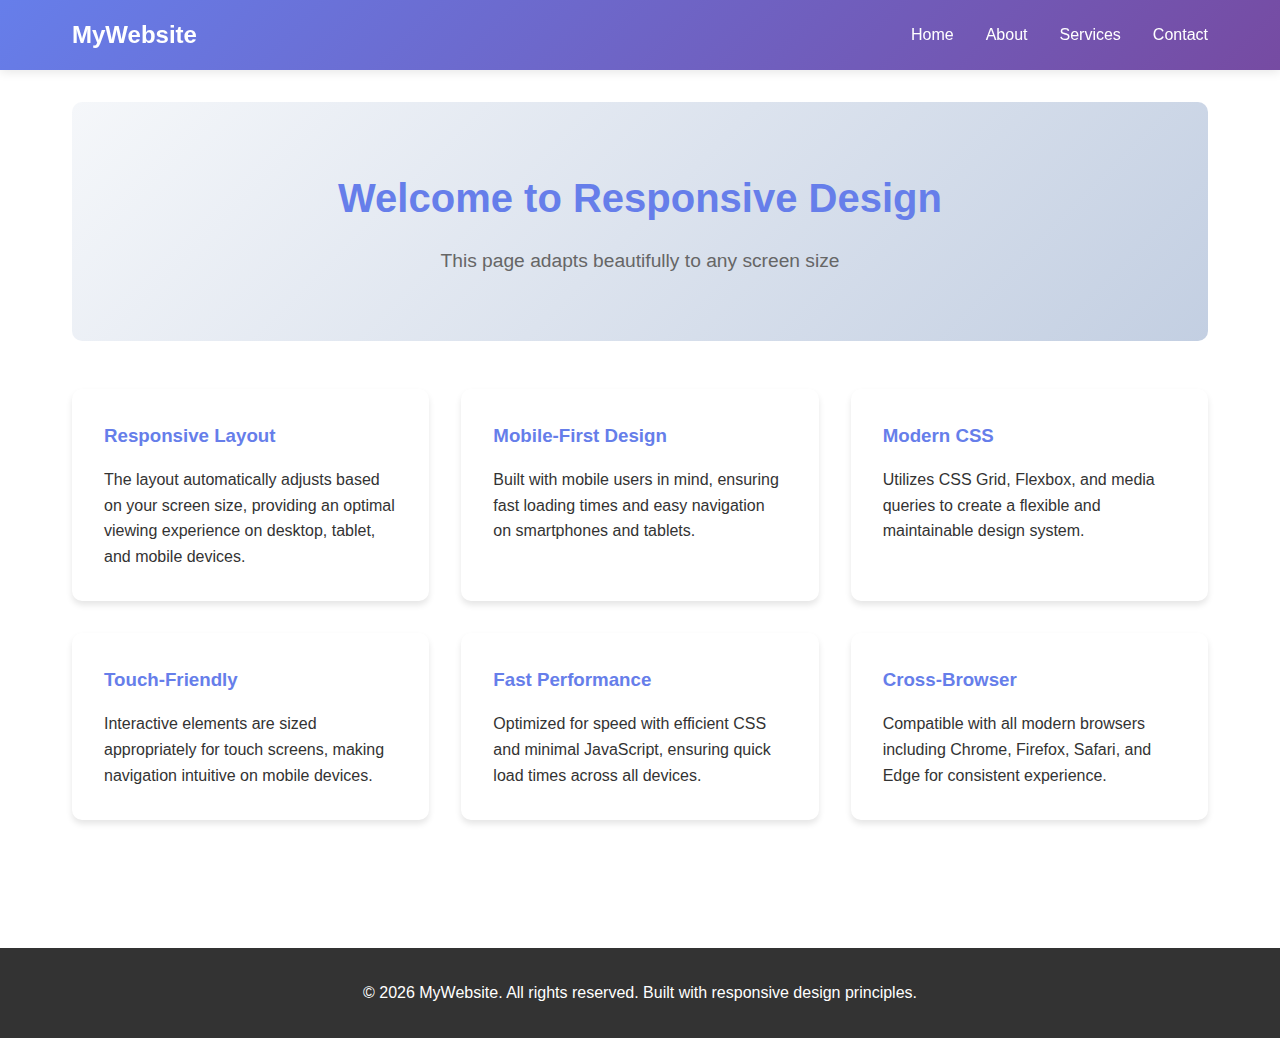
<file: LVL2/Task2/index.html>
<!DOCTYPE html>
<html lang="en">
<head>
    <meta charset="UTF-8">
    <meta name="viewport" content="width=device-width, initial-scale=1.0">
    <title>Responsive Design Demo</title>
    <link rel="stylesheet" href="styles.css">
</head>
<body>
    <header>
        <nav>
            <div class="logo">MyWebsite</div>
            <ul class="nav-links" id="navLinks">
                <li><a href="#home">Home</a></li>
                <li><a href="#about">About</a></li>
                <li><a href="#services">Services</a></li>
                <li><a href="#contact">Contact</a></li>
            </ul>
            <div class="hamburger" id="hamburger">
                <span></span>
                <span></span>
                <span></span>
            </div>
        </nav>
    </header>

    <main>
        <section class="hero">
            <h1>Welcome to Responsive Design</h1>
            <p>This page adapts beautifully to any screen size</p>
        </section>

        <div class="content-grid">
            <div class="card">
                <h3>Responsive Layout</h3>
                <p>The layout automatically adjusts based on your screen size, providing an optimal viewing experience on desktop, tablet, and mobile devices.</p>
            </div>
            <div class="card">
                <h3>Mobile-First Design</h3>
                <p>Built with mobile users in mind, ensuring fast loading times and easy navigation on smartphones and tablets.</p>
            </div>
            <div class="card">
                <h3>Modern CSS</h3>
                <p>Utilizes CSS Grid, Flexbox, and media queries to create a flexible and maintainable design system.</p>
            </div>
            <div class="card">
                <h3>Touch-Friendly</h3>
                <p>Interactive elements are sized appropriately for touch screens, making navigation intuitive on mobile devices.</p>
            </div>
            <div class="card">
                <h3>Fast Performance</h3>
                <p>Optimized for speed with efficient CSS and minimal JavaScript, ensuring quick load times across all devices.</p>
            </div>
            <div class="card">
                <h3>Cross-Browser</h3>
                <p>Compatible with all modern browsers including Chrome, Firefox, Safari, and Edge for consistent experience.</p>
            </div>
        </div>
    </main>

    <footer>
        <p>&copy; 2026 MyWebsite. All rights reserved. Built with responsive design principles.</p>
    </footer>

    <script src="script.js"></script>
</body>
</html>
</file>
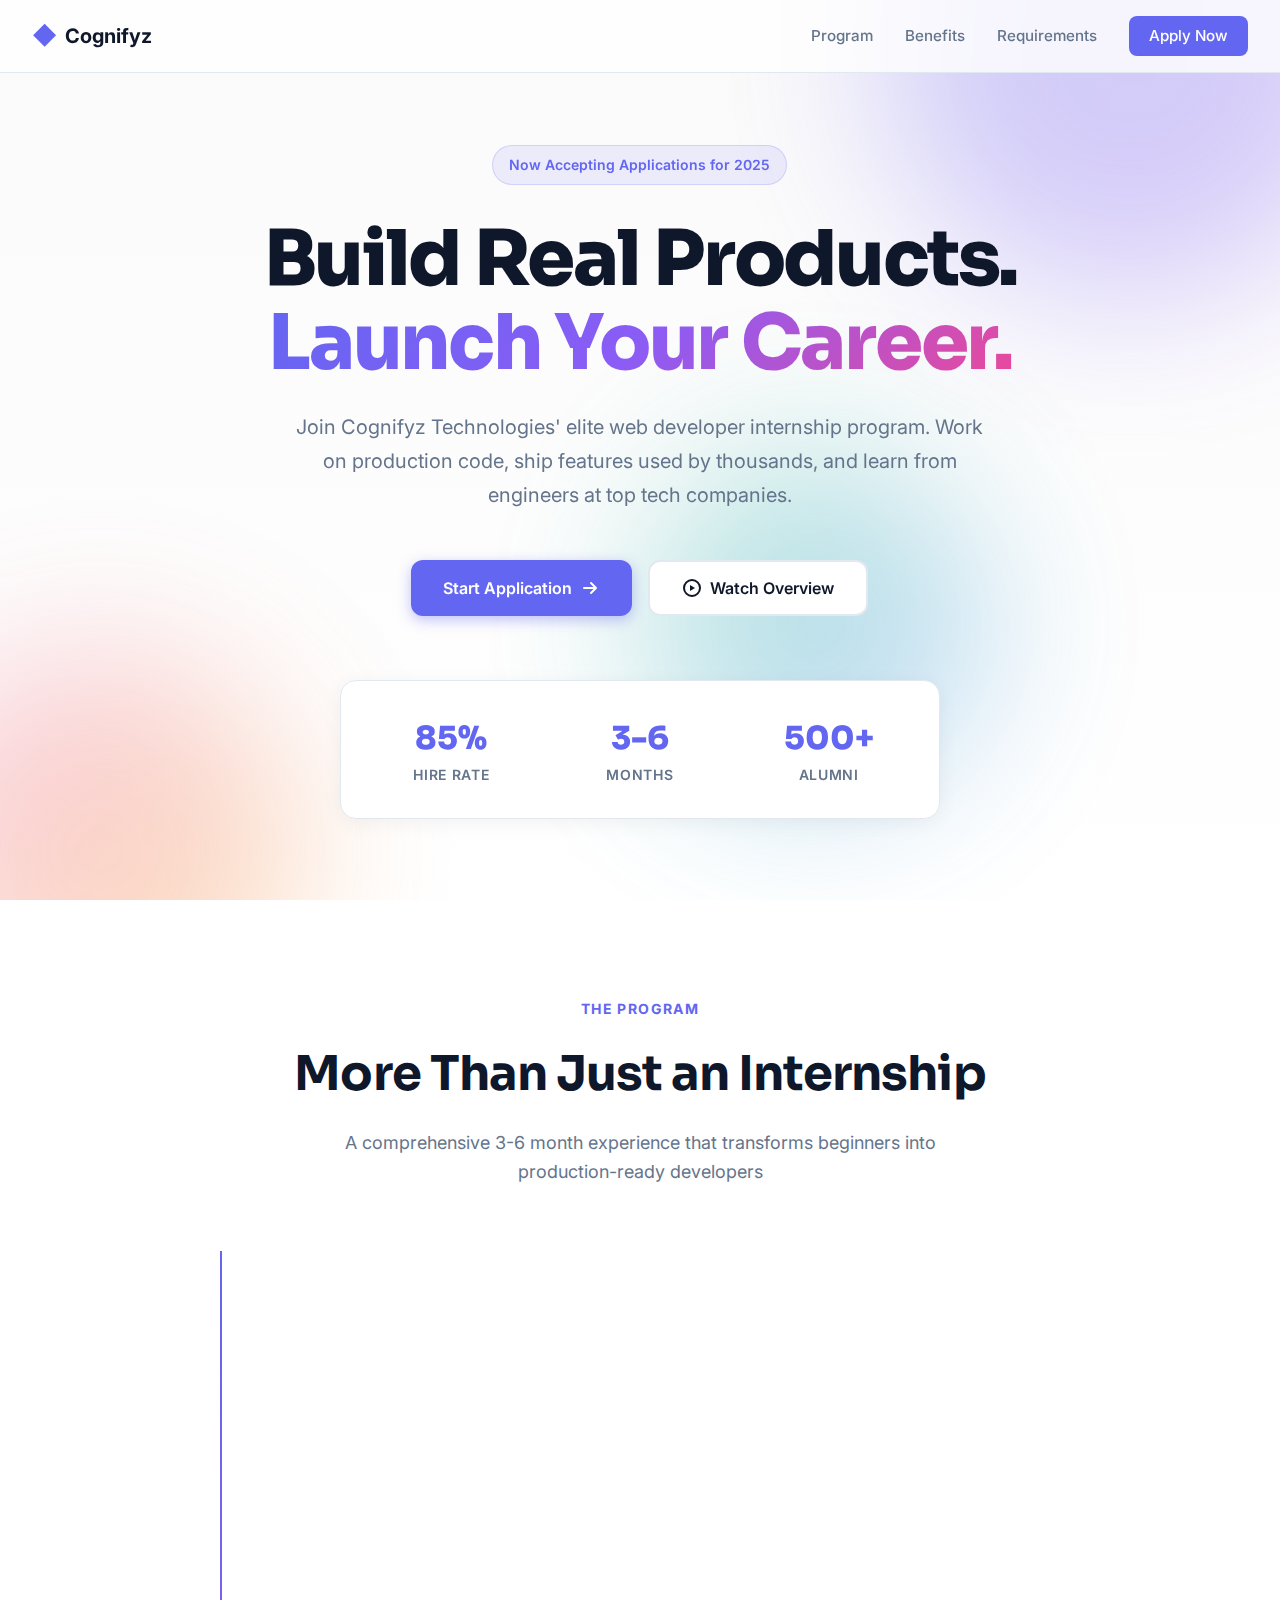
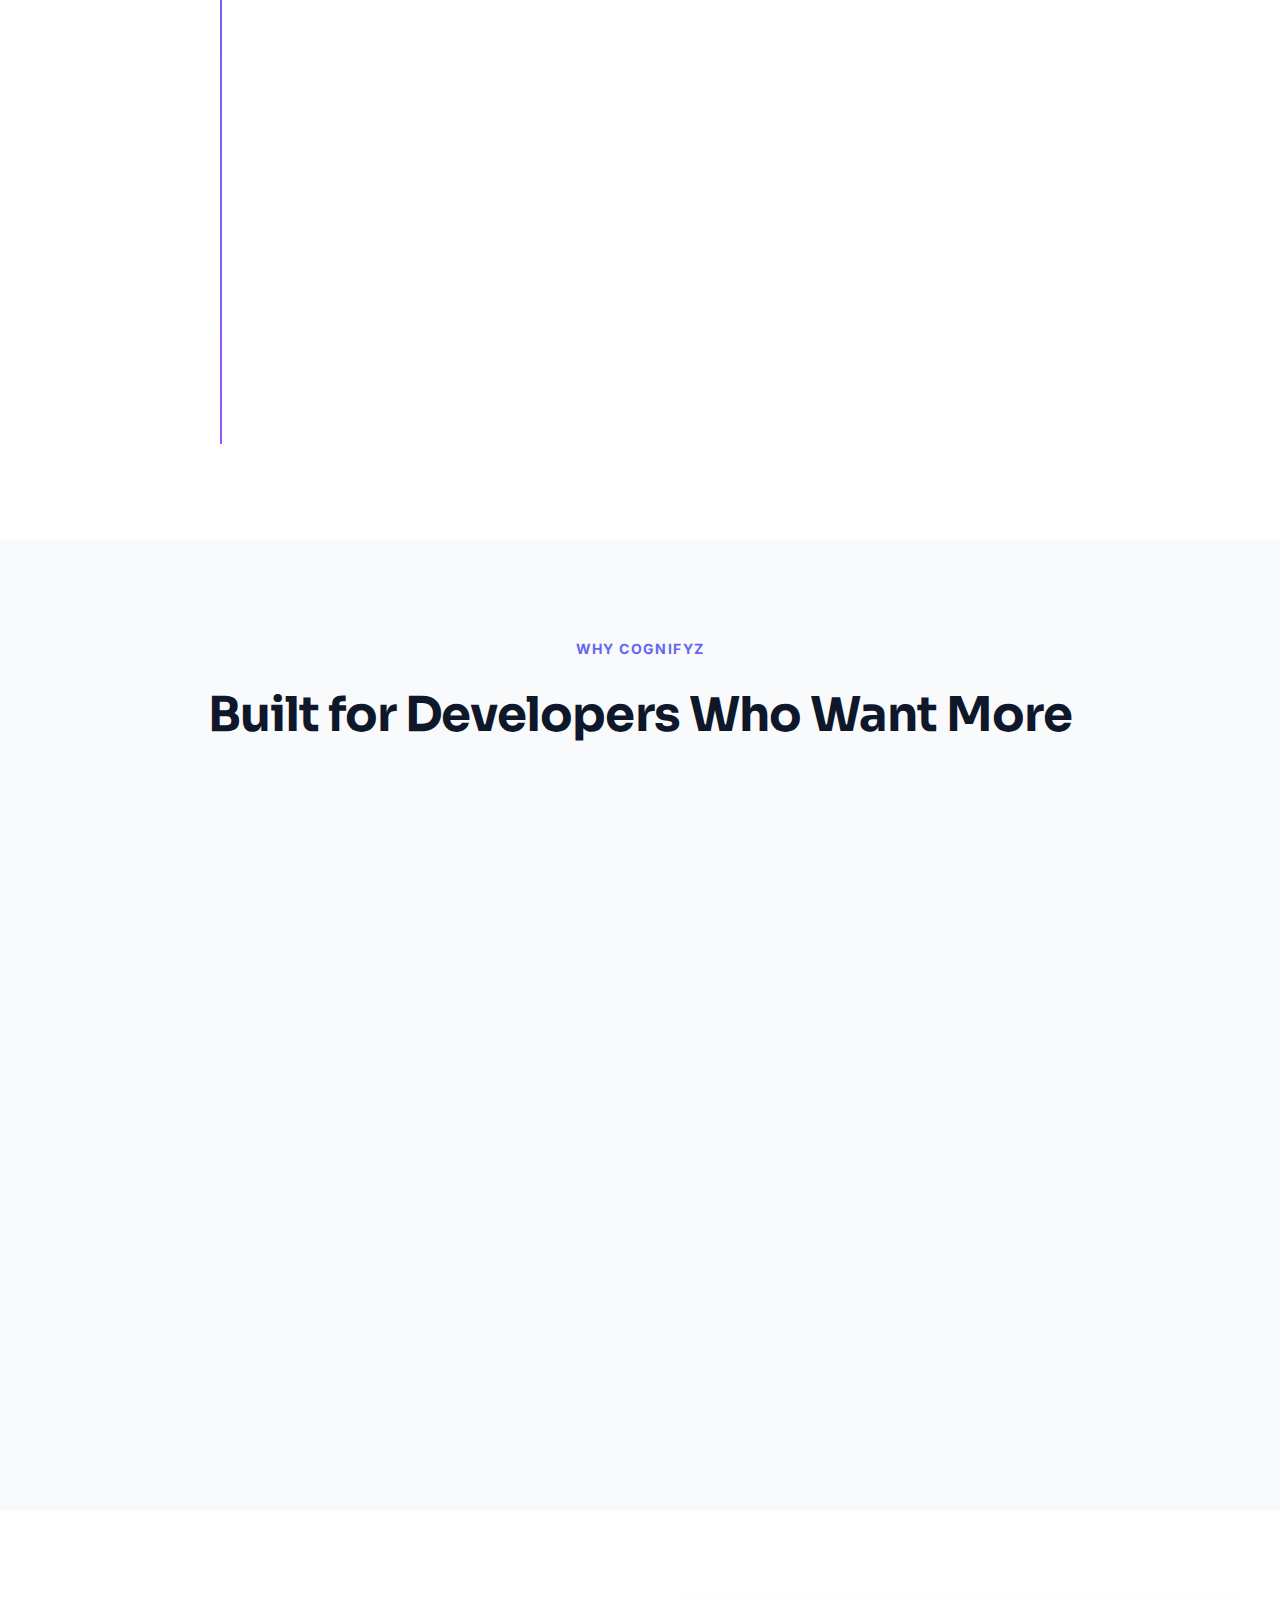
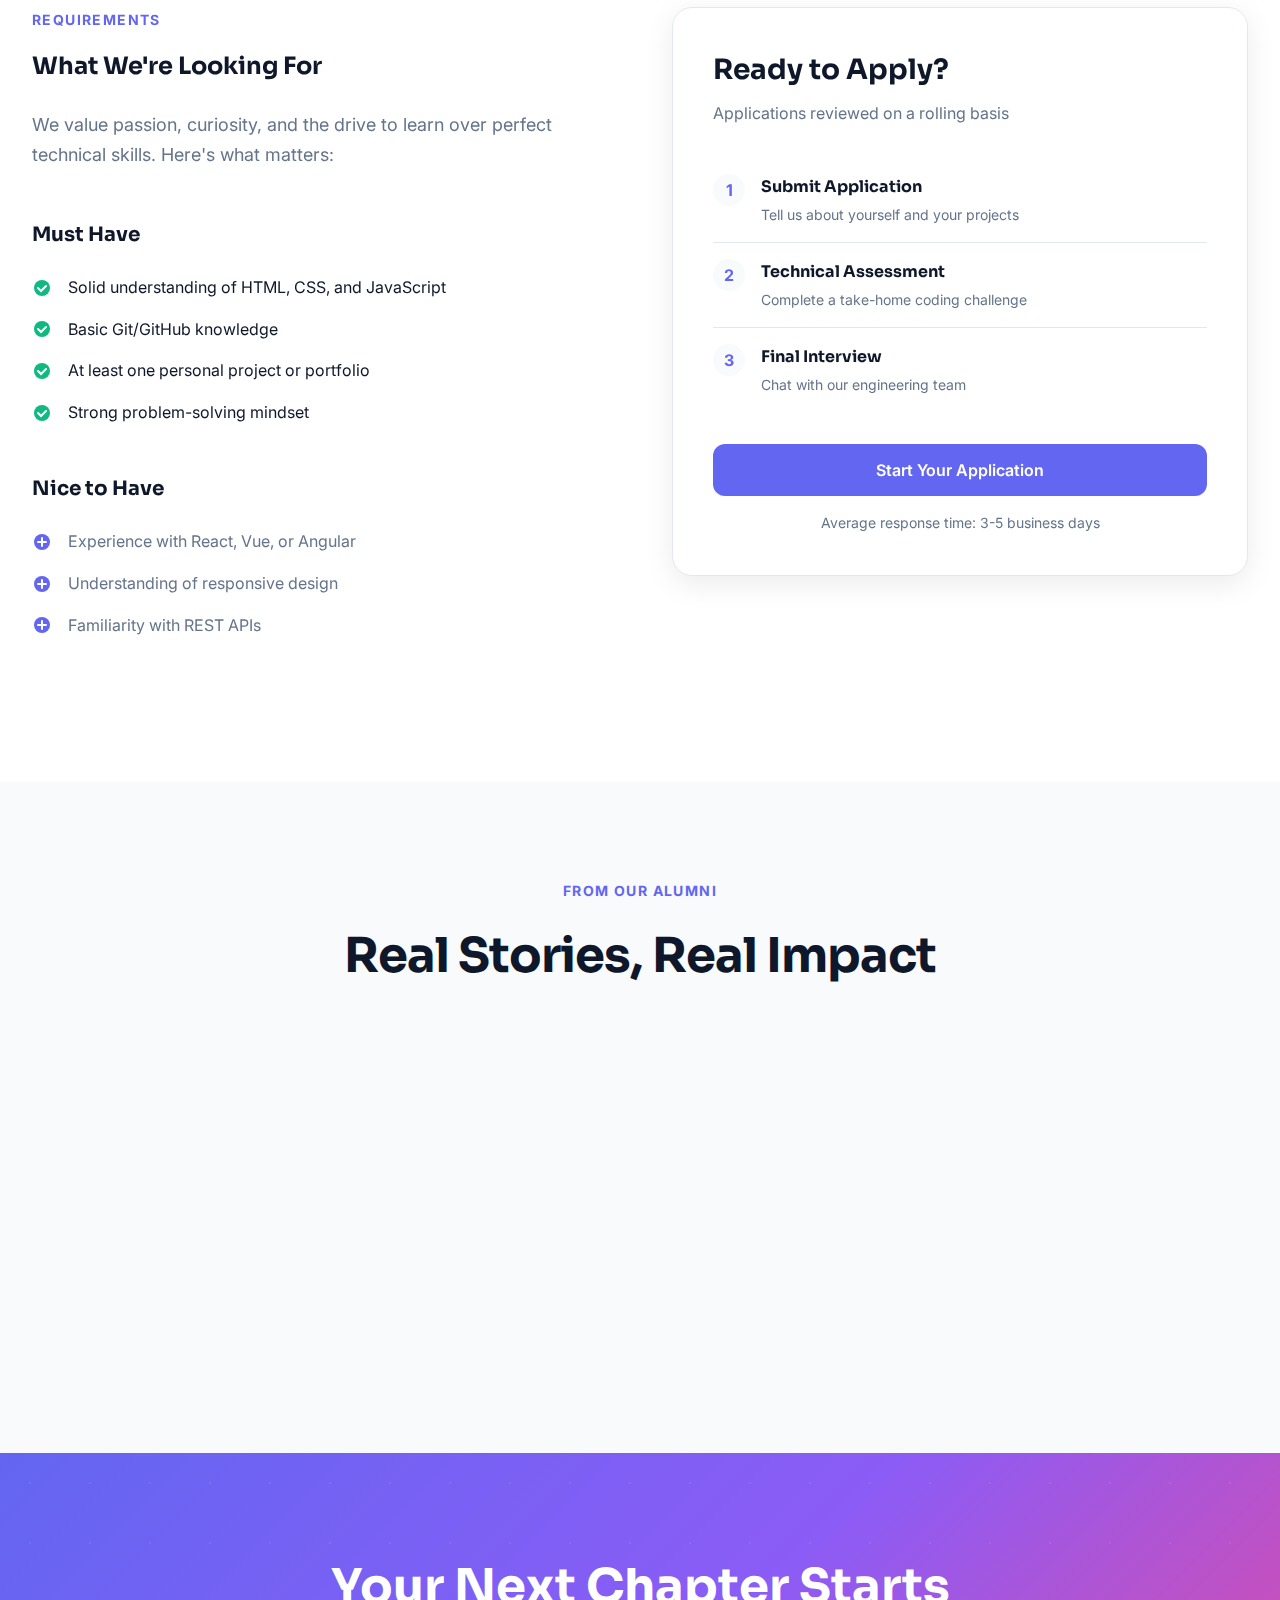
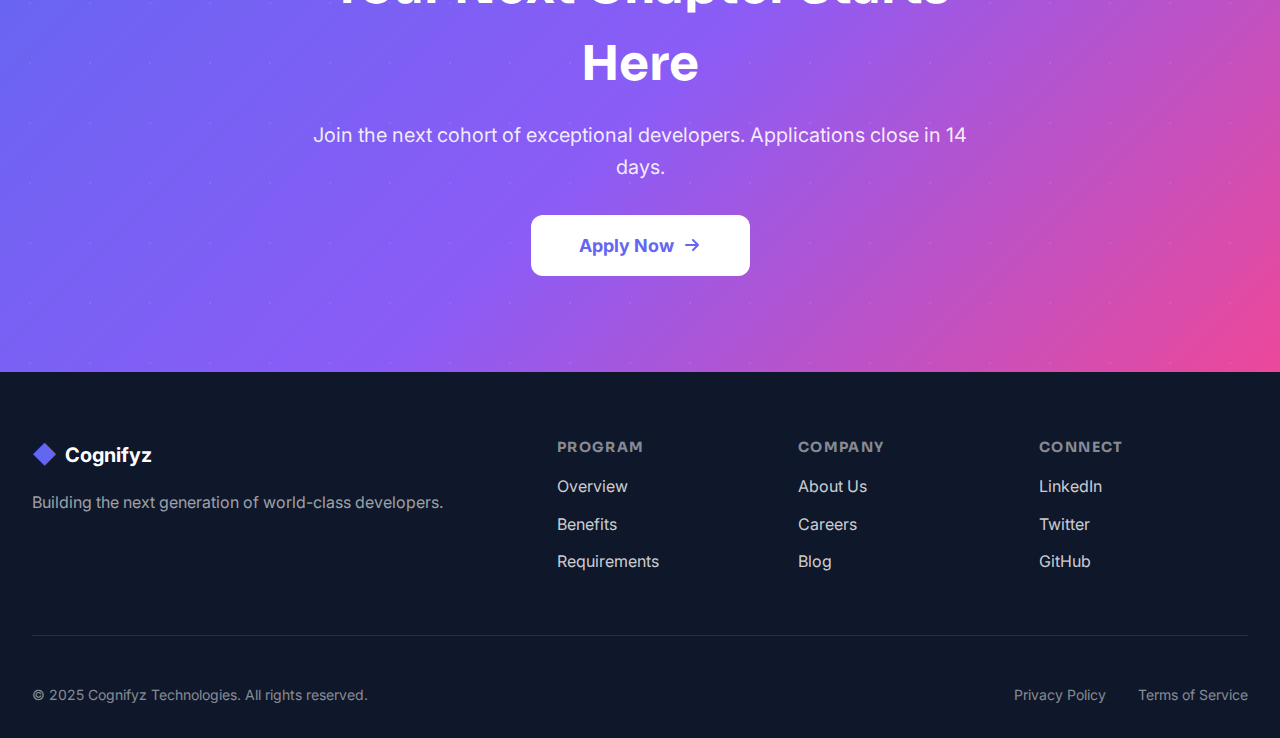
<file: LVL3/Task2/index.html>
<!DOCTYPE html>
<html lang="en">
<head>
    <meta charset="UTF-8">
    <meta name="viewport" content="width=device-width, initial-scale=1.0">
    <title>Web Developer Internship - Cognifyz Technologies</title>
    <link rel="stylesheet" href="styles.css">
    <link rel="preconnect" href="https://fonts.googleapis.com">
    <link rel="preconnect" href="https://fonts.gstatic.com" crossorigin>
    <link href="https://fonts.googleapis.com/css2?family=Inter:wght@300;400;500;600;700;800&family=Sora:wght@600;700;800&display=swap" rel="stylesheet">
</head>
<body>
    <!-- Navigation -->
    <nav class="navbar">
        <div class="nav-container">
            <div class="logo">
                <span class="logo-icon">◆</span>
                <span class="logo-text">Cognifyz</span>
            </div>
            <div class="nav-links">
                <a href="#program">Program</a>
                <a href="#benefits">Benefits</a>
                <a href="#requirements">Requirements</a>
                <a href="#apply" class="nav-cta">Apply Now</a>
            </div>
        </div>
    </nav>

    <!-- Hero Section -->
    <section class="hero">
        <div class="hero-bg-elements">
            <div class="gradient-orb orb-1"></div>
            <div class="gradient-orb orb-2"></div>
            <div class="gradient-orb orb-3"></div>
        </div>
        <div class="hero-content">
            <div class="badge">Now Accepting Applications for 2025</div>
            <h1>
                Build Real Products.<br/>
                <span class="gradient-text">Launch Your Career.</span>
            </h1>
            <p class="hero-description">
                Join Cognifyz Technologies' elite web developer internship program. 
                Work on production code, ship features used by thousands, and learn from engineers at top tech companies.
            </p>
            <div class="hero-actions">
                <button class="btn-primary">
                    <span>Start Application</span>
                    <svg width="20" height="20" viewBox="0 0 20 20" fill="none">
                        <path d="M4 10H16M16 10L11 5M16 10L11 15" stroke="currentColor" stroke-width="2" stroke-linecap="round"/>
                    </svg>
                </button>
                <button class="btn-secondary">
                    <svg width="20" height="20" viewBox="0 0 20 20" fill="none">
                        <circle cx="10" cy="10" r="8" stroke="currentColor" stroke-width="2"/>
                        <path d="M8 7L13 10L8 13V7Z" fill="currentColor"/>
                    </svg>
                    <span>Watch Overview</span>
                </button>
            </div>
            <div class="stats-row">
                <div class="stat">
                    <div class="stat-number">85%</div>
                    <div class="stat-label">Hire Rate</div>
                </div>
                <div class="stat">
                    <div class="stat-number">3-6</div>
                    <div class="stat-label">Months</div>
                </div>
                <div class="stat">
                    <div class="stat-number">500+</div>
                    <div class="stat-label">Alumni</div>
                </div>
            </div>
        </div>
    </section>

    <!-- Program Details -->
    <section class="program-section" id="program">
        <div class="container">
            <div class="section-header">
                <span class="section-label">The Program</span>
                <h2>More Than Just an Internship</h2>
                <p>A comprehensive 3-6 month experience that transforms beginners into production-ready developers</p>
            </div>

            <div class="timeline">
                <div class="timeline-item">
                    <div class="timeline-marker">01</div>
                    <div class="timeline-content">
                        <h3>Weeks 1-2: Onboarding</h3>
                        <p>Deep dive into our tech stack, meet your team, and get access to our internal tools and resources.</p>
                    </div>
                </div>
                <div class="timeline-item">
                    <div class="timeline-marker">02</div>
                    <div class="timeline-content">
                        <h3>Weeks 3-8: Learning & Building</h3>
                        <p>Work on real features with mentorship. Daily code reviews, pair programming, and hands-on problem solving.</p>
                    </div>
                </div>
                <div class="timeline-item">
                    <div class="timeline-marker">03</div>
                    <div class="timeline-content">
                        <h3>Weeks 9-16: Ownership</h3>
                        <p>Lead your own projects from design to deployment. Present your work to the engineering team.</p>
                    </div>
                </div>
                <div class="timeline-item">
                    <div class="timeline-marker">04</div>
                    <div class="timeline-content">
                        <h3>Final Week: Launch</h3>
                        <p>Ship your project to production and interview for full-time roles based on your performance.</p>
                    </div>
                </div>
            </div>
        </div>
    </section>

    <!-- Benefits -->
    <section class="benefits-section" id="benefits">
        <div class="container">
            <div class="section-header">
                <span class="section-label">Why Cognifyz</span>
                <h2>Built for Developers Who Want More</h2>
            </div>

            <div class="benefits-grid">
                <div class="benefit-card featured">
                    <div class="benefit-icon">
                        <svg width="32" height="32" viewBox="0 0 32 32" fill="none">
                            <rect x="4" y="4" width="24" height="24" rx="4" stroke="currentColor" stroke-width="2"/>
                            <path d="M12 16L14.5 18.5L20 13" stroke="currentColor" stroke-width="2" stroke-linecap="round"/>
                        </svg>
                    </div>
                    <h3>Ship Production Code</h3>
                    <p>Your code goes live. Build features that real users interact with daily on production systems.</p>
                    <div class="benefit-tag">Most Popular</div>
                </div>

                <div class="benefit-card">
                    <div class="benefit-icon">
                        <svg width="32" height="32" viewBox="0 0 32 32" fill="none">
                            <circle cx="16" cy="12" r="4" stroke="currentColor" stroke-width="2"/>
                            <path d="M8 26C8 22 11 20 16 20C21 20 24 22 24 26" stroke="currentColor" stroke-width="2" stroke-linecap="round"/>
                        </svg>
                    </div>
                    <h3>1-on-1 Mentorship</h3>
                    <p>Weekly sessions with senior engineers from companies like Google, Meta, and top startups.</p>
                </div>

                <div class="benefit-card">
                    <div class="benefit-icon">
                        <svg width="32" height="32" viewBox="0 0 32 32" fill="none">
                            <path d="M16 4L20 12L28 13L22 19L24 28L16 23L8 28L10 19L4 13L12 12L16 4Z" stroke="currentColor" stroke-width="2"/>
                        </svg>
                    </div>
                    <h3>Competitive Stipend</h3>
                    <p>Focus on learning with financial support. ₹15,000-25,000/month based on location and experience.</p>
                </div>

                <div class="benefit-card">
                    <div class="benefit-icon">
                        <svg width="32" height="32" viewBox="0 0 32 32" fill="none">
                            <rect x="6" y="8" width="20" height="16" rx="2" stroke="currentColor" stroke-width="2"/>
                            <path d="M6 12H26" stroke="currentColor" stroke-width="2"/>
                        </svg>
                    </div>
                    <h3>Modern Tech Stack</h3>
                    <p>React, TypeScript, Node.js, PostgreSQL, AWS. Learn tools used by industry leaders.</p>
                </div>

                <div class="benefit-card">
                    <div class="benefit-icon">
                        <svg width="32" height="32" viewBox="0 0 32 32" fill="none">
                            <path d="M4 16L12 8L20 16L28 8" stroke="currentColor" stroke-width="2" stroke-linecap="round"/>
                            <path d="M4 24L12 16L20 24L28 16" stroke="currentColor" stroke-width="2" stroke-linecap="round"/>
                        </svg>
                    </div>
                    <h3>Career Fast-Track</h3>
                    <p>85% conversion rate to full-time. Strong performers receive offers before graduation.</p>
                </div>

                <div class="benefit-card">
                    <div class="benefit-icon">
                        <svg width="32" height="32" viewBox="0 0 32 32" fill="none">
                            <circle cx="16" cy="16" r="10" stroke="currentColor" stroke-width="2"/>
                            <path d="M16 11V16L19 19" stroke="currentColor" stroke-width="2" stroke-linecap="round"/>
                        </svg>
                    </div>
                    <h3>Flexible Schedule</h3>
                    <p>Remote-first with flexible hours. We care about output, not where or when you work.</p>
                </div>
            </div>
        </div>
    </section>

    <!-- Requirements -->
    <section class="requirements-section" id="requirements">
        <div class="container">
            <div class="requirements-layout">
                <div class="requirements-left">
                    <span class="section-label">Requirements</span>
                    <h2>What We're Looking For</h2>
                    <p class="requirements-intro">We value passion, curiosity, and the drive to learn over perfect technical skills. Here's what matters:</p>
                    
                    <div class="requirement-category">
                        <h3>Must Have</h3>
                        <ul class="requirement-list">
                            <li>
                                <svg width="20" height="20" viewBox="0 0 20 20" fill="none">
                                    <circle cx="10" cy="10" r="8" fill="#10b981"/>
                                    <path d="M6 10L9 13L14 8" stroke="white" stroke-width="2" stroke-linecap="round"/>
                                </svg>
                                <span>Solid understanding of HTML, CSS, and JavaScript</span>
                            </li>
                            <li>
                                <svg width="20" height="20" viewBox="0 0 20 20" fill="none">
                                    <circle cx="10" cy="10" r="8" fill="#10b981"/>
                                    <path d="M6 10L9 13L14 8" stroke="white" stroke-width="2" stroke-linecap="round"/>
                                </svg>
                                <span>Basic Git/GitHub knowledge</span>
                            </li>
                            <li>
                                <svg width="20" height="20" viewBox="0 0 20 20" fill="none">
                                    <circle cx="10" cy="10" r="8" fill="#10b981"/>
                                    <path d="M6 10L9 13L14 8" stroke="white" stroke-width="2" stroke-linecap="round"/>
                                </svg>
                                <span>At least one personal project or portfolio</span>
                            </li>
                            <li>
                                <svg width="20" height="20" viewBox="0 0 20 20" fill="none">
                                    <circle cx="10" cy="10" r="8" fill="#10b981"/>
                                    <path d="M6 10L9 13L14 8" stroke="white" stroke-width="2" stroke-linecap="round"/>
                                </svg>
                                <span>Strong problem-solving mindset</span>
                            </li>
                        </ul>
                    </div>

                    <div class="requirement-category">
                        <h3>Nice to Have</h3>
                        <ul class="requirement-list secondary">
                            <li>
                                <svg width="20" height="20" viewBox="0 0 20 20" fill="none">
                                    <circle cx="10" cy="10" r="8" fill="#6366f1"/>
                                    <path d="M10 6V14M6 10H14" stroke="white" stroke-width="2" stroke-linecap="round"/>
                                </svg>
                                <span>Experience with React, Vue, or Angular</span>
                            </li>
                            <li>
                                <svg width="20" height="20" viewBox="0 0 20 20" fill="none">
                                    <circle cx="10" cy="10" r="8" fill="#6366f1"/>
                                    <path d="M10 6V14M6 10H14" stroke="white" stroke-width="2" stroke-linecap="round"/>
                                </svg>
                                <span>Understanding of responsive design</span>
                            </li>
                            <li>
                                <svg width="20" height="20" viewBox="0 0 20 20" fill="none">
                                    <circle cx="10" cy="10" r="8" fill="#6366f1"/>
                                    <path d="M10 6V14M6 10H14" stroke="white" stroke-width="2" stroke-linecap="round"/>
                                </svg>
                                <span>Familiarity with REST APIs</span>
                            </li>
                        </ul>
                    </div>
                </div>

                <div class="requirements-right">
                    <div class="application-card">
                        <div class="application-header">
                            <h3>Ready to Apply?</h3>
                            <p>Applications reviewed on a rolling basis</p>
                        </div>
                        <div class="application-steps">
                            <div class="step">
                                <div class="step-number">1</div>
                                <div class="step-content">
                                    <h4>Submit Application</h4>
                                    <p>Tell us about yourself and your projects</p>
                                </div>
                            </div>
                            <div class="step">
                                <div class="step-number">2</div>
                                <div class="step-content">
                                    <h4>Technical Assessment</h4>
                                    <p>Complete a take-home coding challenge</p>
                                </div>
                            </div>
                            <div class="step">
                                <div class="step-number">3</div>
                                <div class="step-content">
                                    <h4>Final Interview</h4>
                                    <p>Chat with our engineering team</p>
                                </div>
                            </div>
                        </div>
                        <button class="btn-apply">Start Your Application</button>
                        <p class="application-note">Average response time: 3-5 business days</p>
                    </div>
                </div>
            </div>
        </div>
    </section>

    <!-- Testimonials -->
    <section class="testimonials-section">
        <div class="container">
            <div class="section-header">
                <span class="section-label">From Our Alumni</span>
                <h2>Real Stories, Real Impact</h2>
            </div>
            
            <div class="testimonials-grid">
                <div class="testimonial-card">
                    <div class="quote-mark">"</div>
                    <p class="testimonial-text">This internship changed everything for me. I went from struggling with basic React to building entire features deployed to thousands of users. The mentorship was unreal.</p>
                    <div class="testimonial-author">
                        <div class="author-avatar">PR</div>
                        <div class="author-info">
                            <div class="author-name">Priya Rathod</div>
                            <div class="author-role">Now SDE @ Amazon</div>
                        </div>
                    </div>
                </div>

                <div class="testimonial-card">
                    <div class="quote-mark">"</div>
                    <p class="testimonial-text">The best part? They treat you like a real engineer, not an intern. You're in meetings, making decisions, and your opinions actually matter. Got a full-time offer in month 4.</p>
                    <div class="testimonial-author">
                        <div class="author-avatar">AK</div>
                        <div class="author-info">
                            <div class="author-name">Arjun Kumar</div>
                            <div class="author-role">Now Full Stack @ Cognifyz</div>
                        </div>
                    </div>
                </div>

                <div class="testimonial-card">
                    <div class="quote-mark">"</div>
                    <p class="testimonial-text">I learned more in 3 months here than in 2 years of college. The exposure to production systems, CI/CD, and real user feedback accelerated my growth exponentially.</p>
                    <div class="testimonial-author">
                        <div class="author-avatar">SK</div>
                        <div class="author-info">
                            <div class="author-name">Sneha Kulkarni</div>
                            <div class="author-role">Now Frontend @ Razorpay</div>
                        </div>
                    </div>
                </div>
            </div>
        </div>
    </section>

    <!-- CTA Section -->
    <section class="cta-section" id="apply">
        <div class="cta-content">
            <h2>Your Next Chapter Starts Here</h2>
            <p>Join the next cohort of exceptional developers. Applications close in 14 days.</p>
            <button class="btn-cta">
                <span>Apply Now</span>
                <svg width="20" height="20" viewBox="0 0 20 20" fill="none">
                    <path d="M4 10H16M16 10L11 5M16 10L11 15" stroke="currentColor" stroke-width="2" stroke-linecap="round"/>
                </svg>
            </button>
        </div>
    </section>

    <!-- Footer -->
    <footer class="footer">
        <div class="footer-content">
            <div class="footer-main">
                <div class="footer-brand">
                    <div class="logo">
                        <span class="logo-icon">◆</span>
                        <span class="logo-text">Cognifyz</span>
                    </div>
                    <p>Building the next generation of world-class developers.</p>
                </div>
                <div class="footer-links">
                    <div class="footer-column">
                        <h4>Program</h4>
                        <a href="#program">Overview</a>
                        <a href="#benefits">Benefits</a>
                        <a href="#requirements">Requirements</a>
                    </div>
                    <div class="footer-column">
                        <h4>Company</h4>
                        <a href="#">About Us</a>
                        <a href="#">Careers</a>
                        <a href="#">Blog</a>
                    </div>
                    <div class="footer-column">
                        <h4>Connect</h4>
                        <a href="#">LinkedIn</a>
                        <a href="#">Twitter</a>
                        <a href="#">GitHub</a>
                    </div>
                </div>
            </div>
            <div class="footer-bottom">
                <p>© 2025 Cognifyz Technologies. All rights reserved.</p>
                <div class="footer-legal">
                    <a href="#">Privacy Policy</a>
                    <a href="#">Terms of Service</a>
                </div>
            </div>
        </div>
    </footer>

    <script src="script.js"></script>
</body>
</html>
</file>
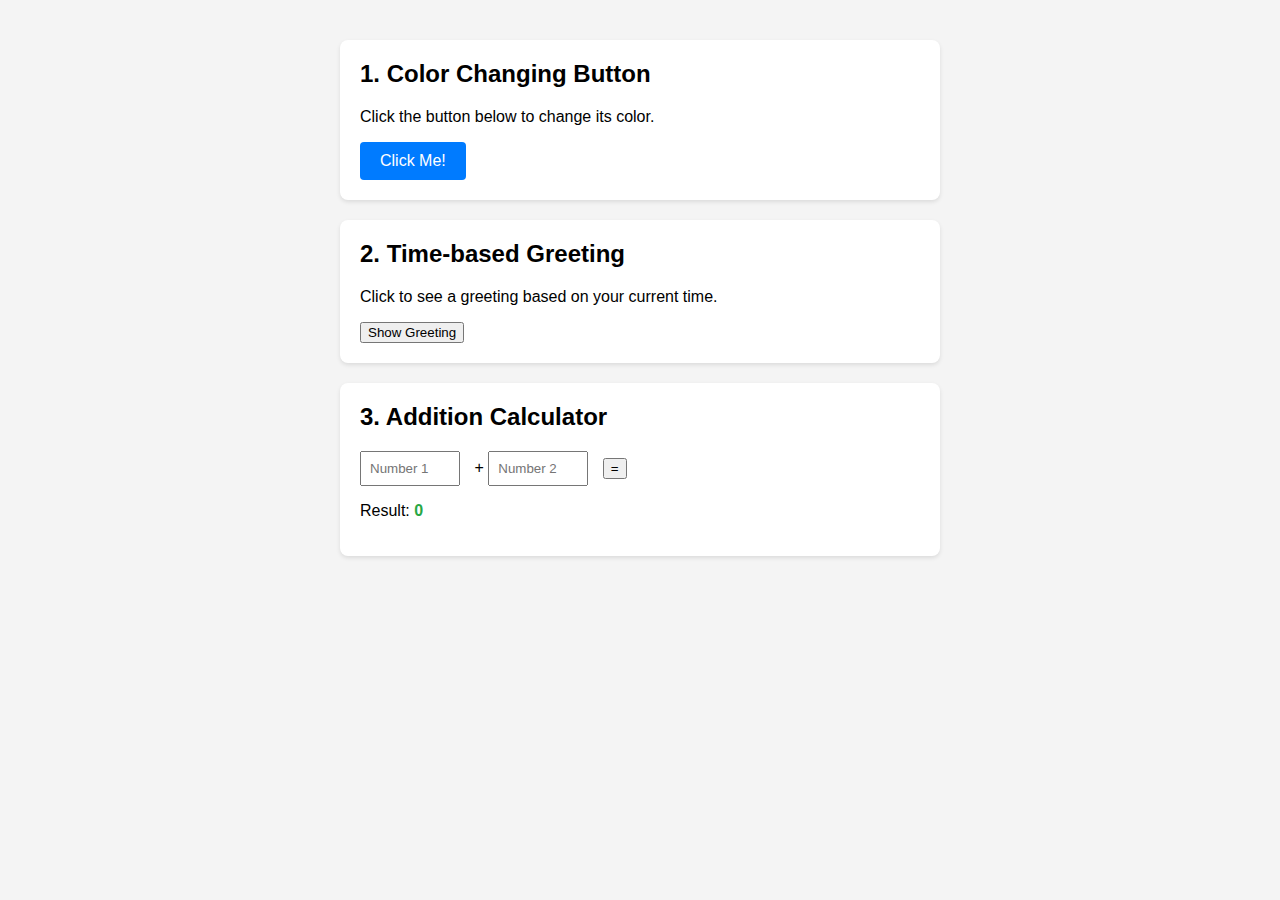
<file: LVL1/LVL1_T2.html>
<!DOCTYPE html>
<html lang="en">
<head>
    <meta charset="UTF-8">
    <meta name="viewport" content="width=device-width, initial-scale=1.0">
    <title>Level 1 - Task 1 (JavaScript)</title>
    <style>
        body {
            font-family: Arial, sans-serif;
            max-width: 600px;
            margin: 20px auto;
            padding: 20px;
            background-color: #f4f4f4;
        }
        section {
            background: white;
            padding: 20px;
            margin-bottom: 20px;
            border-radius: 8px;
            box-shadow: 0 2px 4px rgba(0,0,0,0.1);
        }
        h2 { margin-top: 0; }
        
        /* Styling for Task 1 Button */
        #colorBtn {
            padding: 10px 20px;
            font-size: 16px;
            cursor: pointer;
            background-color: #007bff;
            color: white;
            border: none;
            border-radius: 4px;
            transition: background-color 0.3s;
        }

        /* Styling for Task 3 Inputs */
        input {
            padding: 8px;
            width: 80px;
            margin-right: 10px;
        }
        .result {
            font-weight: bold;
            color: #28a745;
        }
    </style>
</head>
<body>

    <section>
        <h2>1. Color Changing Button</h2>
        <p>Click the button below to change its color.</p>
        <button id="colorBtn" onclick="changeColor()">Click Me!</button>
    </section>

    <section>
        <h2>2. Time-based Greeting</h2>
        <p>Click to see a greeting based on your current time.</p>
        <button onclick="showGreeting()">Show Greeting</button>
    </section>

    <section>
        <h2>3. Addition Calculator</h2>
        <input type="number" id="num1" placeholder="Number 1">
        <span>+</span>
        <input type="number" id="num2" placeholder="Number 2">
        <button onclick="addNumbers()">=</button>
        
        <p>Result: <span id="calcResult" class="result">0</span></p>
    </section>

    <script>
        // --- TASK 1: Change Button Color ---
        function changeColor() {
            const btn = document.getElementById('colorBtn');
            // Generate a random color
            const randomColor = '#' + Math.floor(Math.random()*16777215).toString(16);
            btn.style.backgroundColor = randomColor;
        }

        // --- TASK 2: Time-based Greeting Alert ---
        function showGreeting() {
            const now = new Date();
            const hour = now.getHours();
            let greeting;

            if (hour < 12) {
                greeting = "Good Morning!";
            } else if (hour < 18) {
                greeting = "Good Afternoon!";
            } else {
                greeting = "Good Evening!";
            }

            alert(greeting + " The current hour is " + hour + ":00.");
        }

        // --- TASK 3: Addition Calculator ---
        function addNumbers() {
            // 1. Get values from input fields
            const val1 = document.getElementById('num1').value;
            const val2 = document.getElementById('num2').value;

            // 2. Convert strings to numbers (using parseFloat for decimals)
            const number1 = parseFloat(val1);
            const number2 = parseFloat(val2);

            // 3. Check if inputs are valid numbers
            if (isNaN(number1) || isNaN(number2)) {
                document.getElementById('calcResult').innerText = "Please enter valid numbers";
            } else {
                // 4. Perform addition and update the display
                const sum = number1 + number2;
                document.getElementById('calcResult').innerText = sum;
            }
        }
    </script>
</body>
</html>
</file>
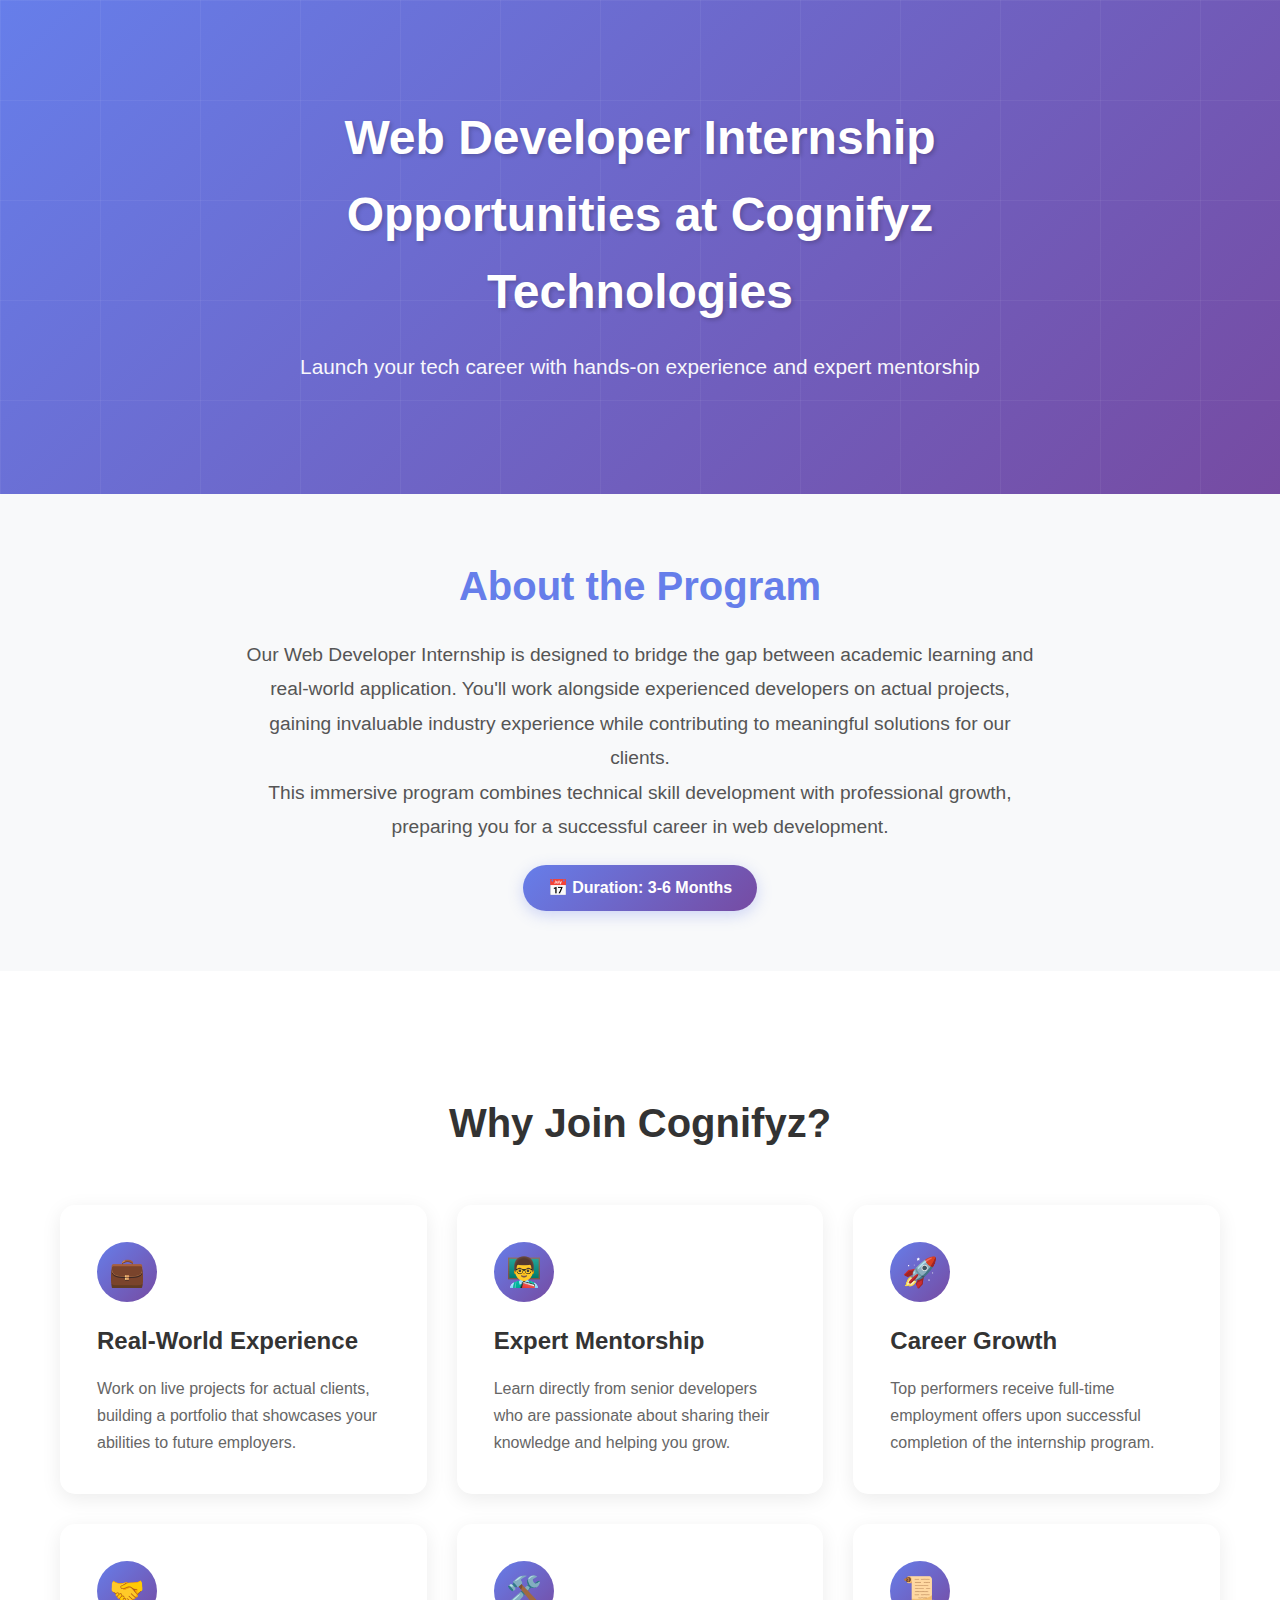
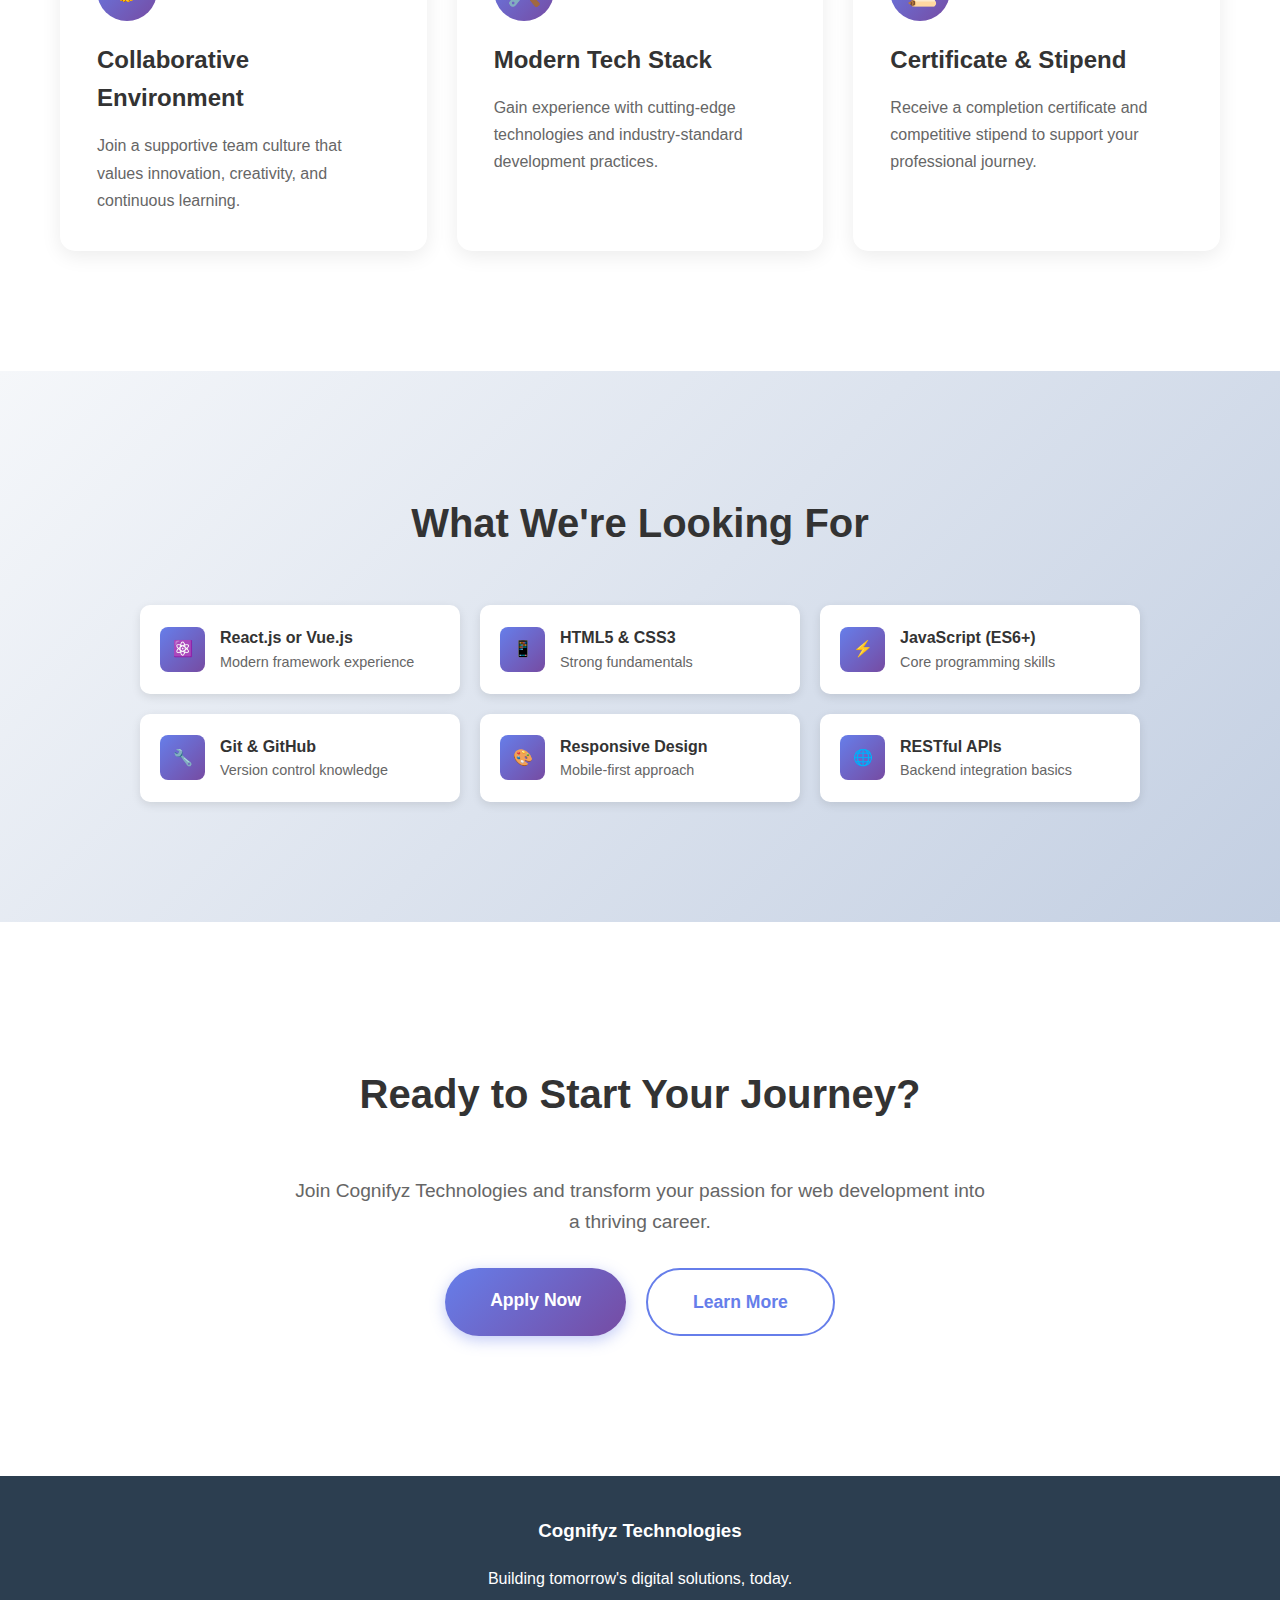
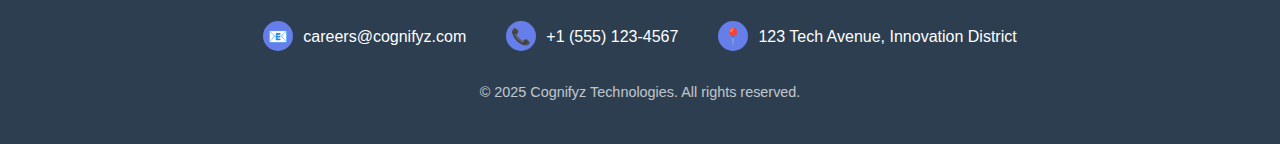
<file: LVL3/Task2/LVL3_T2.html>
<!DOCTYPE html>
<html lang="en">
<head>
    <meta charset="UTF-8">
    <meta name="viewport" content="width=device-width, initial-scale=1.0">
    <title>Web Developer Internship - Cognifyz Technologies</title>
    <style>
        * {
            margin: 0;
            padding: 0;
            box-sizing: border-box;
        }

        body {
            font-family: -apple-system, BlinkMacSystemFont, 'Segoe UI', Roboto, Oxygen, Ubuntu, Cantarell, sans-serif;
            line-height: 1.6;
            color: #333;
            overflow-x: hidden;
        }

        .hero {
            background: linear-gradient(135deg, #667eea 0%, #764ba2 100%);
            color: white;
            padding: 100px 20px 80px;
            text-align: center;
            position: relative;
            overflow: hidden;
        }

        .hero::before {
            content: '';
            position: absolute;
            top: 0;
            left: 0;
            right: 0;
            bottom: 0;
            background: url('data:image/svg+xml,<svg width="100" height="100" xmlns="http://www.w3.org/2000/svg"><defs><pattern id="grid" width="100" height="100" patternUnits="userSpaceOnUse"><path d="M 100 0 L 0 0 0 100" fill="none" stroke="rgba(255,255,255,0.1)" stroke-width="1"/></pattern></defs><rect width="100%" height="100%" fill="url(%23grid)"/></svg>');
            animation: gridMove 20s linear infinite;
        }

        @keyframes gridMove {
            0% { transform: translate(0, 0); }
            100% { transform: translate(100px, 100px); }
        }

        .hero-content {
            max-width: 900px;
            margin: 0 auto;
            position: relative;
            z-index: 1;
            animation: fadeInUp 0.8s ease-out;
        }

        @keyframes fadeInUp {
            from {
                opacity: 0;
                transform: translateY(30px);
            }
            to {
                opacity: 1;
                transform: translateY(0);
            }
        }

        h1 {
            font-size: 3rem;
            margin-bottom: 20px;
            font-weight: 700;
            text-shadow: 2px 2px 4px rgba(0,0,0,0.2);
        }

        .hero p {
            font-size: 1.3rem;
            margin-bottom: 30px;
            opacity: 0.95;
        }

        .container {
            max-width: 1200px;
            margin: 0 auto;
            padding: 60px 20px;
        }

        .intro-section {
            background: #f8f9fa;
            padding: 60px 20px;
        }

        .intro-content {
            max-width: 800px;
            margin: 0 auto;
            text-align: center;
        }

        .intro-content h2 {
            font-size: 2.5rem;
            color: #667eea;
            margin-bottom: 20px;
        }

        .intro-content p {
            font-size: 1.2rem;
            color: #555;
            line-height: 1.8;
        }

        .duration-badge {
            display: inline-block;
            background: linear-gradient(135deg, #667eea, #764ba2);
            color: white;
            padding: 10px 25px;
            border-radius: 30px;
            margin-top: 20px;
            font-weight: 600;
            box-shadow: 0 4px 15px rgba(102, 126, 234, 0.3);
        }

        .highlights-section {
            padding: 60px 20px;
        }

        .section-title {
            text-align: center;
            font-size: 2.5rem;
            margin-bottom: 50px;
            color: #333;
        }

        .highlights-grid {
            display: grid;
            grid-template-columns: repeat(auto-fit, minmax(280px, 1fr));
            gap: 30px;
            max-width: 1200px;
            margin: 0 auto;
        }

        .highlight-card {
            background: white;
            padding: 35px;
            border-radius: 15px;
            box-shadow: 0 5px 20px rgba(0,0,0,0.08);
            transition: all 0.3s ease;
            border: 2px solid transparent;
        }

        .highlight-card:hover {
            transform: translateY(-10px);
            box-shadow: 0 15px 35px rgba(102, 126, 234, 0.2);
            border-color: #667eea;
        }

        .highlight-icon {
            width: 60px;
            height: 60px;
            background: linear-gradient(135deg, #667eea, #764ba2);
            border-radius: 50%;
            display: flex;
            align-items: center;
            justify-content: center;
            margin-bottom: 20px;
            font-size: 1.8rem;
        }

        .highlight-card h3 {
            font-size: 1.5rem;
            margin-bottom: 15px;
            color: #333;
        }

        .highlight-card p {
            color: #666;
            line-height: 1.7;
        }

        .qualifications-section {
            background: linear-gradient(135deg, #f5f7fa 0%, #c3cfe2 100%);
            padding: 60px 20px;
        }

        .skills-grid {
            display: grid;
            grid-template-columns: repeat(auto-fit, minmax(250px, 1fr));
            gap: 20px;
            max-width: 1000px;
            margin: 0 auto;
        }

        .skill-item {
            background: white;
            padding: 20px;
            border-radius: 10px;
            display: flex;
            align-items: center;
            gap: 15px;
            box-shadow: 0 3px 10px rgba(0,0,0,0.1);
            transition: all 0.3s ease;
        }

        .skill-item:hover {
            transform: scale(1.05);
            box-shadow: 0 5px 20px rgba(102, 126, 234, 0.3);
        }

        .skill-icon {
            width: 45px;
            height: 45px;
            background: linear-gradient(135deg, #667eea, #764ba2);
            border-radius: 8px;
            display: flex;
            align-items: center;
            justify-content: center;
            color: white;
            font-weight: bold;
            flex-shrink: 0;
        }

        .cta-section {
            text-align: center;
            padding: 80px 20px;
            background: white;
        }

        .cta-buttons {
            display: flex;
            gap: 20px;
            justify-content: center;
            flex-wrap: wrap;
            margin-top: 30px;
        }

        .btn {
            padding: 18px 45px;
            font-size: 1.1rem;
            border: none;
            border-radius: 50px;
            cursor: pointer;
            font-weight: 600;
            transition: all 0.3s ease;
            text-decoration: none;
            display: inline-block;
        }

        .btn-primary {
            background: linear-gradient(135deg, #667eea 0%, #764ba2 100%);
            color: white;
            box-shadow: 0 4px 15px rgba(102, 126, 234, 0.4);
        }

        .btn-primary:hover {
            transform: translateY(-3px);
            box-shadow: 0 8px 25px rgba(102, 126, 234, 0.5);
        }

        .btn-secondary {
            background: white;
            color: #667eea;
            border: 2px solid #667eea;
        }

        .btn-secondary:hover {
            background: #667eea;
            color: white;
            transform: translateY(-3px);
        }

        footer {
            background: #2c3e50;
            color: white;
            padding: 40px 20px;
            text-align: center;
        }

        .footer-content {
            max-width: 1200px;
            margin: 0 auto;
        }

        .contact-info {
            display: flex;
            justify-content: center;
            gap: 40px;
            flex-wrap: wrap;
            margin-top: 30px;
        }

        .contact-item {
            display: flex;
            align-items: center;
            gap: 10px;
        }

        .contact-icon {
            width: 30px;
            height: 30px;
            background: #667eea;
            border-radius: 50%;
            display: flex;
            align-items: center;
            justify-content: center;
        }

        @media (max-width: 768px) {
            h1 {
                font-size: 2rem;
            }

            .hero p {
                font-size: 1.1rem;
            }

            .section-title {
                font-size: 2rem;
            }

            .cta-buttons {
                flex-direction: column;
                align-items: center;
            }

            .btn {
                width: 100%;
                max-width: 300px;
            }
        }
    </style>
</head>
<body>
    <section class="hero">
        <div class="hero-content">
            <h1>Web Developer Internship Opportunities at Cognifyz Technologies</h1>
            <p>Launch your tech career with hands-on experience and expert mentorship</p>
        </div>
    </section>

    <section class="intro-section">
        <div class="intro-content">
            <h2>About the Program</h2>
            <p>Our Web Developer Internship is designed to bridge the gap between academic learning and real-world application. You'll work alongside experienced developers on actual projects, gaining invaluable industry experience while contributing to meaningful solutions for our clients.</p>
            <p>This immersive program combines technical skill development with professional growth, preparing you for a successful career in web development.</p>
            <div class="duration-badge">📅 Duration: 3-6 Months</div>
        </div>
    </section>

    <section class="highlights-section">
        <div class="container">
            <h2 class="section-title">Why Join Cognifyz?</h2>
            <div class="highlights-grid">
                <div class="highlight-card">
                    <div class="highlight-icon">💼</div>
                    <h3>Real-World Experience</h3>
                    <p>Work on live projects for actual clients, building a portfolio that showcases your abilities to future employers.</p>
                </div>
                <div class="highlight-card">
                    <div class="highlight-icon">👨‍🏫</div>
                    <h3>Expert Mentorship</h3>
                    <p>Learn directly from senior developers who are passionate about sharing their knowledge and helping you grow.</p>
                </div>
                <div class="highlight-card">
                    <div class="highlight-icon">🚀</div>
                    <h3>Career Growth</h3>
                    <p>Top performers receive full-time employment offers upon successful completion of the internship program.</p>
                </div>
                <div class="highlight-card">
                    <div class="highlight-icon">🤝</div>
                    <h3>Collaborative Environment</h3>
                    <p>Join a supportive team culture that values innovation, creativity, and continuous learning.</p>
                </div>
                <div class="highlight-card">
                    <div class="highlight-icon">🛠️</div>
                    <h3>Modern Tech Stack</h3>
                    <p>Gain experience with cutting-edge technologies and industry-standard development practices.</p>
                </div>
                <div class="highlight-card">
                    <div class="highlight-icon">📜</div>
                    <h3>Certificate & Stipend</h3>
                    <p>Receive a completion certificate and competitive stipend to support your professional journey.</p>
                </div>
            </div>
        </div>
    </section>

    <section class="qualifications-section">
        <div class="container">
            <h2 class="section-title">What We're Looking For</h2>
            <div class="skills-grid">
                <div class="skill-item">
                    <div class="skill-icon">⚛️</div>
                    <div>
                        <strong>React.js or Vue.js</strong>
                        <p style="font-size: 0.9rem; color: #666; margin: 0;">Modern framework experience</p>
                    </div>
                </div>
                <div class="skill-item">
                    <div class="skill-icon">📱</div>
                    <div>
                        <strong>HTML5 & CSS3</strong>
                        <p style="font-size: 0.9rem; color: #666; margin: 0;">Strong fundamentals</p>
                    </div>
                </div>
                <div class="skill-item">
                    <div class="skill-icon">⚡</div>
                    <div>
                        <strong>JavaScript (ES6+)</strong>
                        <p style="font-size: 0.9rem; color: #666; margin: 0;">Core programming skills</p>
                    </div>
                </div>
                <div class="skill-item">
                    <div class="skill-icon">🔧</div>
                    <div>
                        <strong>Git & GitHub</strong>
                        <p style="font-size: 0.9rem; color: #666; margin: 0;">Version control knowledge</p>
                    </div>
                </div>
                <div class="skill-item">
                    <div class="skill-icon">🎨</div>
                    <div>
                        <strong>Responsive Design</strong>
                        <p style="font-size: 0.9rem; color: #666; margin: 0;">Mobile-first approach</p>
                    </div>
                </div>
                <div class="skill-item">
                    <div class="skill-icon">🌐</div>
                    <div>
                        <strong>RESTful APIs</strong>
                        <p style="font-size: 0.9rem; color: #666; margin: 0;">Backend integration basics</p>
                    </div>
                </div>
            </div>
        </div>
    </section>

    <section class="cta-section">
        <div class="container">
            <h2 class="section-title">Ready to Start Your Journey?</h2>
            <p style="font-size: 1.2rem; color: #666; max-width: 700px; margin: 0 auto;">Join Cognifyz Technologies and transform your passion for web development into a thriving career.</p>
            <div class="cta-buttons">
                <a href="#apply" class="btn btn-primary">Apply Now</a>
                <a href="#learn" class="btn btn-secondary">Learn More</a>
            </div>
        </div>
    </section>

    <footer>
        <div class="footer-content">
            <h3>Cognifyz Technologies</h3>
            <p style="margin: 20px 0;">Building tomorrow's digital solutions, today.</p>
            <div class="contact-info">
                <div class="contact-item">
                    <div class="contact-icon">📧</div>
                    <span>careers@cognifyz.com</span>
                </div>
                <div class="contact-item">
                    <div class="contact-icon">📞</div>
                    <span>+1 (555) 123-4567</span>
                </div>
                <div class="contact-item">
                    <div class="contact-icon">📍</div>
                    <span>123 Tech Avenue, Innovation District</span>
                </div>
            </div>
            <p style="margin-top: 30px; opacity: 0.7; font-size: 0.9rem;">© 2025 Cognifyz Technologies. All rights reserved.</p>
        </div>
    </footer>
</body>
</html>
</file>
<file: LVL2/Task2/styles.css>
* {
    margin: 0;
    padding: 0;
    box-sizing: border-box;
}

body {
    font-family: 'Segoe UI', Tahoma, Geneva, Verdana, sans-serif;
    line-height: 1.6;
    color: #333;
}

/* Header and Navigation */
header {
    background: linear-gradient(135deg, #667eea 0%, #764ba2 100%);
    color: white;
    padding: 1rem 0;
    position: sticky;
    top: 0;
    box-shadow: 0 2px 10px rgba(0,0,0,0.1);
    z-index: 1000;
}

nav {
    max-width: 1200px;
    margin: 0 auto;
    padding: 0 2rem;
    display: flex;
    justify-content: space-between;
    align-items: center;
}

.logo {
    font-size: 1.5rem;
    font-weight: bold;
}

.nav-links {
    display: flex;
    list-style: none;
    gap: 2rem;
}

.nav-links a {
    color: white;
    text-decoration: none;
    font-weight: 500;
    transition: opacity 0.3s;
}

.nav-links a:hover {
    opacity: 0.8;
}

/* Hamburger Menu */
.hamburger {
    display: none;
    flex-direction: column;
    cursor: pointer;
    gap: 4px;
}

.hamburger span {
    width: 25px;
    height: 3px;
    background: white;
    transition: all 0.3s;
    border-radius: 3px;
}

.hamburger.active span:nth-child(1) {
    transform: rotate(45deg) translate(5px, 5px);
}

.hamburger.active span:nth-child(2) {
    opacity: 0;
}

.hamburger.active span:nth-child(3) {
    transform: rotate(-45deg) translate(7px, -6px);
}

/* Main Content */
main {
    max-width: 1200px;
    margin: 0 auto;
    padding: 2rem;
}

.hero {
    text-align: center;
    padding: 4rem 2rem;
    background: linear-gradient(135deg, #f5f7fa 0%, #c3cfe2 100%);
    border-radius: 10px;
    margin-bottom: 3rem;
}

.hero h1 {
    font-size: 2.5rem;
    margin-bottom: 1rem;
    color: #667eea;
}

.hero p {
    font-size: 1.2rem;
    color: #666;
}

.content-grid {
    display: grid;
    grid-template-columns: repeat(3, 1fr);
    gap: 2rem;
    margin-bottom: 3rem;
}

.card {
    background: white;
    padding: 2rem;
    border-radius: 10px;
    box-shadow: 0 4px 6px rgba(0,0,0,0.1);
    transition: transform 0.3s;
}

.card:hover {
    transform: translateY(-5px);
}

.card h3 {
    color: #667eea;
    margin-bottom: 1rem;
}

/* Footer */
footer {
    background: #333;
    color: white;
    text-align: center;
    padding: 2rem;
    margin-top: 3rem;
}

/* Tablet Styles */
@media (max-width: 768px) {
    .content-grid {
        grid-template-columns: repeat(2, 1fr);
        gap: 1.5rem;
    }

    .hero h1 {
        font-size: 2rem;
    }

    .hero p {
        font-size: 1rem;
    }
}

/* Mobile Styles */
@media (max-width: 600px) {
    .hamburger {
        display: flex;
    }

    .nav-links {
        position: fixed;
        left: -100%;
        top: 70px;
        flex-direction: column;
        background: #667eea;
        width: 100%;
        text-align: center;
        transition: left 0.3s;
        box-shadow: 0 10px 27px rgba(0,0,0,0.05);
        padding: 2rem 0;
        gap: 0;
    }

    .nav-links li {
        padding: 1rem 0;
    }

    .nav-links.active {
        left: 0;
    }

    .content-grid {
        grid-template-columns: 1fr;
        gap: 1rem;
    }

    .hero {
        padding: 2rem 1rem;
    }

    .hero h1 {
        font-size: 1.75rem;
    }

    main {
        padding: 1rem;
    }

    nav {
        padding: 0 1rem;
    }
}

/* Small Mobile Styles */
@media (max-width: 400px) {
    .hero h1 {
        font-size: 1.5rem;
    }

    .card {
        padding: 1.5rem;
    }
}
</file>
<file: LVL3/Task2/styles.css>
* {
    margin: 0;
    padding: 0;
    box-sizing: border-box;
}

:root {
    --primary: #6366f1;
    --primary-dark: #4f46e5;
    --secondary: #8b5cf6;
    --accent: #ec4899;
    --text: #0f172a;
    --text-secondary: #64748b;
    --bg: #ffffff;
    --bg-secondary: #f8fafc;
    --border: #e2e8f0;
    --success: #10b981;
}

body {
    font-family: 'Inter', -apple-system, BlinkMacSystemFont, 'Segoe UI', sans-serif;
    line-height: 1.6;
    color: var(--text);
    background: var(--bg);
    overflow-x: hidden;
    -webkit-font-smoothing: antialiased;
}

h1, h2, h3, h4 {
    font-family: 'Sora', sans-serif;
    font-weight: 700;
}

/* Navigation */
.navbar {
    position: fixed;
    top: 0;
    width: 100%;
    background: rgba(255, 255, 255, 0.8);
    backdrop-filter: blur(20px);
    border-bottom: 1px solid var(--border);
    z-index: 1000;
    transition: all 0.3s ease;
}

.navbar.scrolled {
    background: rgba(255, 255, 255, 0.95);
    box-shadow: 0 4px 20px rgba(0, 0, 0, 0.05);
}

.nav-container {
    max-width: 1280px;
    margin: 0 auto;
    padding: 1rem 2rem;
    display: flex;
    justify-content: space-between;
    align-items: center;
}

.logo {
    display: flex;
    align-items: center;
    gap: 0.5rem;
    font-weight: 700;
    font-size: 1.25rem;
}

.logo-icon {
    color: var(--primary);
    font-size: 1.5rem;
}

.nav-links {
    display: flex;
    align-items: center;
    gap: 2rem;
}

.nav-links a {
    text-decoration: none;
    color: var(--text-secondary);
    font-weight: 500;
    transition: color 0.2s;
    font-size: 0.95rem;
}

.nav-links a:hover {
    color: var(--text);
}

.nav-cta {
    background: var(--primary);
    color: white !important;
    padding: 0.5rem 1.25rem;
    border-radius: 8px;
    transition: all 0.2s;
}

.nav-cta:hover {
    background: var(--primary-dark);
    transform: translateY(-1px);
}

/* Hero Section */
.hero {
    position: relative;
    min-height: 100vh;
    display: flex;
    align-items: center;
    padding: 8rem 2rem 4rem;
    overflow: hidden;
    background: linear-gradient(to bottom, #fafafa 0%, #ffffff 100%);
}

.hero-bg-elements {
    position: absolute;
    top: 0;
    left: 0;
    width: 100%;
    height: 100%;
    overflow: hidden;
    z-index: 0;
}

.gradient-orb {
    position: absolute;
    border-radius: 50%;
    filter: blur(80px);
    opacity: 0.3;
    animation: float 20s infinite ease-in-out;
}

.orb-1 {
    width: 500px;
    height: 500px;
    background: linear-gradient(135deg, #6366f1, #8b5cf6);
    top: -200px;
    right: -100px;
}

.orb-2 {
    width: 400px;
    height: 400px;
    background: linear-gradient(135deg, #ec4899, #f59e0b);
    bottom: -150px;
    left: -100px;
    animation-delay: -5s;
}

.orb-3 {
    width: 350px;
    height: 350px;
    background: linear-gradient(135deg, #10b981, #3b82f6);
    top: 50%;
    left: 50%;
    animation-delay: -10s;
}

@keyframes float {
    0%, 100% { transform: translate(0, 0) scale(1); }
    33% { transform: translate(50px, -50px) scale(1.1); }
    66% { transform: translate(-50px, 50px) scale(0.9); }
}

.hero-content {
    max-width: 1280px;
    margin: 0 auto;
    position: relative;
    z-index: 1;
    text-align: center;
}

.badge {
    display: inline-block;
    padding: 0.5rem 1rem;
    background: rgba(99, 102, 241, 0.1);
    border: 1px solid rgba(99, 102, 241, 0.2);
    border-radius: 100px;
    color: var(--primary);
    font-size: 0.875rem;
    font-weight: 600;
    margin-bottom: 2rem;
}

h1 {
    font-size: clamp(2.5rem, 6vw, 5rem);
    font-weight: 800;
    line-height: 1.1;
    margin-bottom: 1.5rem;
    letter-spacing: -0.03em;
}

.gradient-text {
    background: linear-gradient(135deg, var(--primary), var(--secondary), var(--accent));
    -webkit-background-clip: text;
    -webkit-text-fill-color: transparent;
    background-clip: text;
}

.hero-description {
    font-size: 1.25rem;
    color: var(--text-secondary);
    max-width: 700px;
    margin: 0 auto 3rem;
    line-height: 1.7;
}

.hero-actions {
    display: flex;
    gap: 1rem;
    justify-content: center;
    flex-wrap: wrap;
    margin-bottom: 4rem;
}

.btn-primary, .btn-secondary {
    display: inline-flex;
    align-items: center;
    gap: 0.5rem;
    padding: 1rem 2rem;
    border-radius: 12px;
    font-weight: 600;
    font-size: 1rem;
    cursor: pointer;
    transition: all 0.2s;
    border: none;
    font-family: 'Inter', sans-serif;
}

.btn-primary {
    background: var(--primary);
    color: white;
    box-shadow: 0 4px 14px rgba(99, 102, 241, 0.4);
}

.btn-primary:hover {
    background: var(--primary-dark);
    transform: translateY(-2px);
    box-shadow: 0 6px 20px rgba(99, 102, 241, 0.5);
}

.btn-secondary {
    background: white;
    color: var(--text);
    border: 2px solid var(--border);
}

.btn-secondary:hover {
    border-color: var(--primary);
    color: var(--primary);
}

.stats-row {
    display: grid;
    grid-template-columns: repeat(auto-fit, minmax(120px, 1fr));
    gap: 2rem;
    max-width: 600px;
    margin: 0 auto;
    padding: 2rem;
    background: white;
    border-radius: 16px;
    border: 1px solid var(--border);
    box-shadow: 0 4px 20px rgba(0, 0, 0, 0.05);
}

.stat {
    text-align: center;
}

.stat-number {
    font-size: 2rem;
    font-weight: 800;
    color: var(--primary);
    font-family: 'Sora', sans-serif;
}

.stat-label {
    font-size: 0.875rem;
    color: var(--text-secondary);
    text-transform: uppercase;
    letter-spacing: 0.05em;
    font-weight: 600;
}

/* Sections */
.container {
    max-width: 1280px;
    margin: 0 auto;
    padding: 6rem 2rem;
}

.section-header {
    text-align: center;
    margin-bottom: 4rem;
}

.section-label {
    display: inline-block;
    font-size: 0.875rem;
    font-weight: 700;
    text-transform: uppercase;
    letter-spacing: 0.1em;
    color: var(--primary);
    margin-bottom: 1rem;
}

.section-header h2 {
    font-size: clamp(2rem, 4vw, 3rem);
    margin-bottom: 1rem;
    letter-spacing: -0.02em;
}

.section-header p {
    font-size: 1.125rem;
    color: var(--text-secondary);
    max-width: 600px;
    margin: 0 auto;
}

/* Timeline */
.timeline {
    position: relative;
    max-width: 900px;
    margin: 0 auto;
}

.timeline::before {
    content: '';
    position: absolute;
    left: 30px;
    top: 0;
    bottom: 0;
    width: 2px;
    background: linear-gradient(to bottom, var(--primary), var(--secondary));
}

.timeline-item {
    position: relative;
    padding-left: 80px;
    padding-bottom: 3rem;
}

.timeline-marker {
    position: absolute;
    left: 0;
    width: 60px;
    height: 60px;
    background: white;
    border: 3px solid var(--primary);
    border-radius: 50%;
    display: flex;
    align-items: center;
    justify-content: center;
    font-weight: 800;
    font-size: 1.25rem;
    color: var(--primary);
    z-index: 2;
}

.timeline-content {
    background: white;
    padding: 2rem;
    border-radius: 16px;
    border: 1px solid var(--border);
    box-shadow: 0 4px 20px rgba(0, 0, 0, 0.05);
}

.timeline-content h3 {
    font-size: 1.5rem;
    margin-bottom: 0.75rem;
    color: var(--text);
}

.timeline-content p {
    color: var(--text-secondary);
    line-height: 1.7;
}

/* Benefits */
.benefits-section {
    background: var(--bg-secondary);
}

.benefits-grid {
    display: grid;
    grid-template-columns: repeat(auto-fit, minmax(320px, 1fr));
    gap: 2rem;
}

.benefit-card {
    background: white;
    padding: 2rem;
    border-radius: 16px;
    border: 1px solid var(--border);
    transition: all 0.3s ease;
    position: relative;
}

.benefit-card:hover {
    transform: translateY(-4px);
    box-shadow: 0 12px 40px rgba(99, 102, 241, 0.15);
    border-color: var(--primary);
}

.benefit-card.featured {
    background: linear-gradient(135deg, #6366f1 0%, #8b5cf6 100%);
    color: white;
    border: none;
}

.benefit-card.featured h3,
.benefit-card.featured p {
    color: white;
}

.benefit-icon {
    width: 64px;
    height: 64px;
    background: rgba(99, 102, 241, 0.1);
    border-radius: 12px;
    display: flex;
    align-items: center;
    justify-content: center;
    margin-bottom: 1.5rem;
    color: var(--primary);
}

.benefit-card.featured .benefit-icon {
    background: rgba(255, 255, 255, 0.2);
    color: white;
}

.benefit-card h3 {
    font-size: 1.375rem;
    margin-bottom: 0.75rem;
}

.benefit-card p {
    color: var(--text-secondary);
    line-height: 1.7;
}

.benefit-tag {
    position: absolute;
    top: 1rem;
    right: 1rem;
    background: rgba(255, 255, 255, 0.2);
    backdrop-filter: blur(10px);
    padding: 0.25rem 0.75rem;
    border-radius: 100px;
    font-size: 0.75rem;
    font-weight: 600;
}

/* Requirements */
.requirements-layout {
    display: grid;
    grid-template-columns: 1fr 1fr;
    gap: 4rem;
    align-items: start;
}

.requirements-left {
    position: sticky;
    top: 120px;
}

.requirements-intro {
    font-size: 1.125rem;
    color: var(--text-secondary);
    margin: 1.5rem 0 3rem;
    line-height: 1.7;
}

.requirement-category {
    margin-bottom: 3rem;
}

.requirement-category h3 {
    font-size: 1.25rem;
    margin-bottom: 1.5rem;
    color: var(--text);
}

.requirement-list {
    list-style: none;
    display: flex;
    flex-direction: column;
    gap: 1rem;
}

.requirement-list li {
    display: flex;
    align-items: center;
    gap: 1rem;
}

.requirement-list svg {
    flex-shrink: 0;
}

.requirement-list span {
    color: var(--text);
    line-height: 1.6;
}

.requirement-list.secondary span {
    color: var(--text-secondary);
}

/* Application Card */
.application-card {
    background: white;
    border: 1px solid var(--border);
    border-radius: 20px;
    padding: 2.5rem;
    box-shadow: 0 8px 30px rgba(0, 0, 0, 0.08);
    position: sticky;
    top: 120px;
}

.application-header {
    margin-bottom: 2rem;
}

.application-header h3 {
    font-size: 1.75rem;
    margin-bottom: 0.5rem;
}

.application-header p {
    color: var(--text-secondary);
}

.application-steps {
    margin-bottom: 2rem;
}

.step {
    display: flex;
    gap: 1rem;
    padding: 1rem 0;
    border-bottom: 1px solid var(--border);
}

.step:last-child {
    border-bottom: none;
}

.step-number {
    width: 32px;
    height: 32px;
    background: var(--bg-secondary);
    border-radius: 50%;
    display: flex;
    align-items: center;
    justify-content: center;
    font-weight: 700;
    color: var(--primary);
    flex-shrink: 0;
}

.step-content h4 {
    font-size: 1rem;
    margin-bottom: 0.25rem;
}

.step-content p {
    font-size: 0.875rem;
    color: var(--text-secondary);
}

.btn-apply {
    width: 100%;
    padding: 1rem;
    background: var(--primary);
    color: white;
    border: none;
    border-radius: 12px;
    font-weight: 600;
    font-size: 1rem;
    cursor: pointer;
    transition: all 0.2s;
    font-family: 'Inter', sans-serif;
}

.btn-apply:hover {
    background: var(--primary-dark);
    transform: translateY(-2px);
}

.application-note {
    text-align: center;
    font-size: 0.875rem;
    color: var(--text-secondary);
    margin-top: 1rem;
}

/* Testimonials */
.testimonials-section {
    background: var(--bg-secondary);
}

.testimonials-grid {
    display: grid;
    grid-template-columns: repeat(auto-fit, minmax(320px, 1fr));
    gap: 2rem;
}

.testimonial-card {
    background: white;
    padding: 2.5rem;
    border-radius: 16px;
    border: 1px solid var(--border);
    position: relative;
}

.quote-mark {
    font-size: 4rem;
    color: var(--primary);
    opacity: 0.2;
    line-height: 1;
    position: absolute;
    top: 1rem;
    left: 2rem;
    font-family: Georgia, serif;
}

.testimonial-text {
    font-size: 1rem;
    line-height: 1.7;
    color: var(--text);
    margin-bottom: 2rem;
    position: relative;
    z-index: 1;
}

.testimonial-author {
    display: flex;
    align-items: center;
    gap: 1rem;
}

.author-avatar {
    width: 48px;
    height: 48px;
    background: linear-gradient(135deg, var(--primary), var(--secondary));
    border-radius: 50%;
    display: flex;
    align-items: center;
    justify-content: center;
    color: white;
    font-weight: 700;
    flex-shrink: 0;
}

.author-name {
    font-weight: 600;
    color: var(--text);
}

.author-role {
    font-size: 0.875rem;
    color: var(--text-secondary);
}

/* CTA Section */
.cta-section {
    background: linear-gradient(135deg, #6366f1 0%, #8b5cf6 50%, #ec4899 100%);
    padding: 6rem 2rem;
    text-align: center;
    position: relative;
    overflow: hidden;
}

.cta-section::before {
    content: '';
    position: absolute;
    top: 0;
    left: 0;
    right: 0;
    bottom: 0;
    background: url('data:image/svg+xml,<svg width="60" height="60" xmlns="http://www.w3.org/2000/svg"><circle cx="30" cy="30" r="1" fill="rgba(255,255,255,0.2)"/></svg>');
    opacity: 0.5;
}

.cta-content {
    max-width: 700px;
    margin: 0 auto;
    position: relative;
    z-index: 1;
}

.cta-content h2 {
    font-size: clamp(2rem, 4vw, 3rem);
    color: white;
    margin-bottom: 1rem;
}

.cta-content p {
    font-size: 1.25rem;
    color: rgba(255, 255, 255, 0.9);
    margin-bottom: 2rem;
}

.btn-cta {
    display: inline-flex;
    align-items: center;
    gap: 0.5rem;
    padding: 1.25rem 3rem;
    background: white;
    color: var(--primary);
    border: none;
    border-radius: 12px;
    font-weight: 700;
    font-size: 1.125rem;
    cursor: pointer;
    transition: all 0.2s;
    font-family: 'Inter', sans-serif;
}

.btn-cta:hover {
    transform: translateY(-4px);
    box-shadow: 0 12px 40px rgba(0, 0, 0, 0.3);
}

/* Footer */
.footer {
    background: var(--text);
    color: white;
    padding: 4rem 2rem 2rem;
}

.footer-content {
    max-width: 1280px;
    margin: 0 auto;
}

.footer-main {
    display: grid;
    grid-template-columns: 2fr 3fr;
    gap: 4rem;
    margin-bottom: 3rem;
    padding-bottom: 3rem;
    border-bottom: 1px solid rgba(255, 255, 255, 0.1);
}

.footer-brand p {
    color: rgba(255, 255, 255, 0.6);
    margin-top: 1rem;
}

.footer-links {
    display: grid;
    grid-template-columns: repeat(3, 1fr);
    gap: 2rem;
}

.footer-column h4 {
    font-size: 0.875rem;
    text-transform: uppercase;
    letter-spacing: 0.1em;
    margin-bottom: 1rem;
    color: rgba(255, 255, 255, 0.5);
}

.footer-column a {
    display: block;
    color: rgba(255, 255, 255, 0.8);
    text-decoration: none;
    margin-bottom: 0.75rem;
    transition: color 0.2s;
}

.footer-column a:hover {
    color: white;
}

.footer-bottom {
    display: flex;
    justify-content: space-between;
    align-items: center;
    color: rgba(255, 255, 255, 0.5);
    font-size: 0.875rem;
}

.footer-legal {
    display: flex;
    gap: 2rem;
}

.footer-legal a {
    color: rgba(255, 255, 255, 0.5);
    text-decoration: none;
    transition: color 0.2s;
}

.footer-legal a:hover {
    color: white;
}

/* Responsive */
@media (max-width: 1024px) {
    .requirements-layout {
        grid-template-columns: 1fr;
        gap: 3rem;
    }

    .requirements-left {
        position: relative;
        top: 0;
    }

    .application-card {
        position: relative;
        top: 0;
    }
}

@media (max-width: 768px) {
    .nav-links {
        gap: 1rem;
        font-size: 0.875rem;
    }

    .hero {
        padding: 6rem 1.5rem 3rem;
    }

    h1 {
        font-size: 2.5rem;
    }

    .hero-description {
        font-size: 1.125rem;
    }

    .stats-row {
        grid-template-columns: 1fr;
        gap: 1rem;
    }

    .container {
        padding: 4rem 1.5rem;
    }

    .timeline::before {
        left: 15px;
    }

    .timeline-marker {
        width: 40px;
        height: 40px;
        font-size: 1rem;
    }

    .timeline-item {
        padding-left: 60px;
    }

    .benefits-grid,
    .testimonials-grid {
        grid-template-columns: 1fr;
    }

    .footer-main {
        grid-template-columns: 1fr;
        gap: 2rem;
    }

    .footer-links {
        grid-template-columns: 1fr;
    }

    .footer-bottom {
        flex-direction: column;
        gap: 1rem;
        text-align: center;
    }
}
</file>
